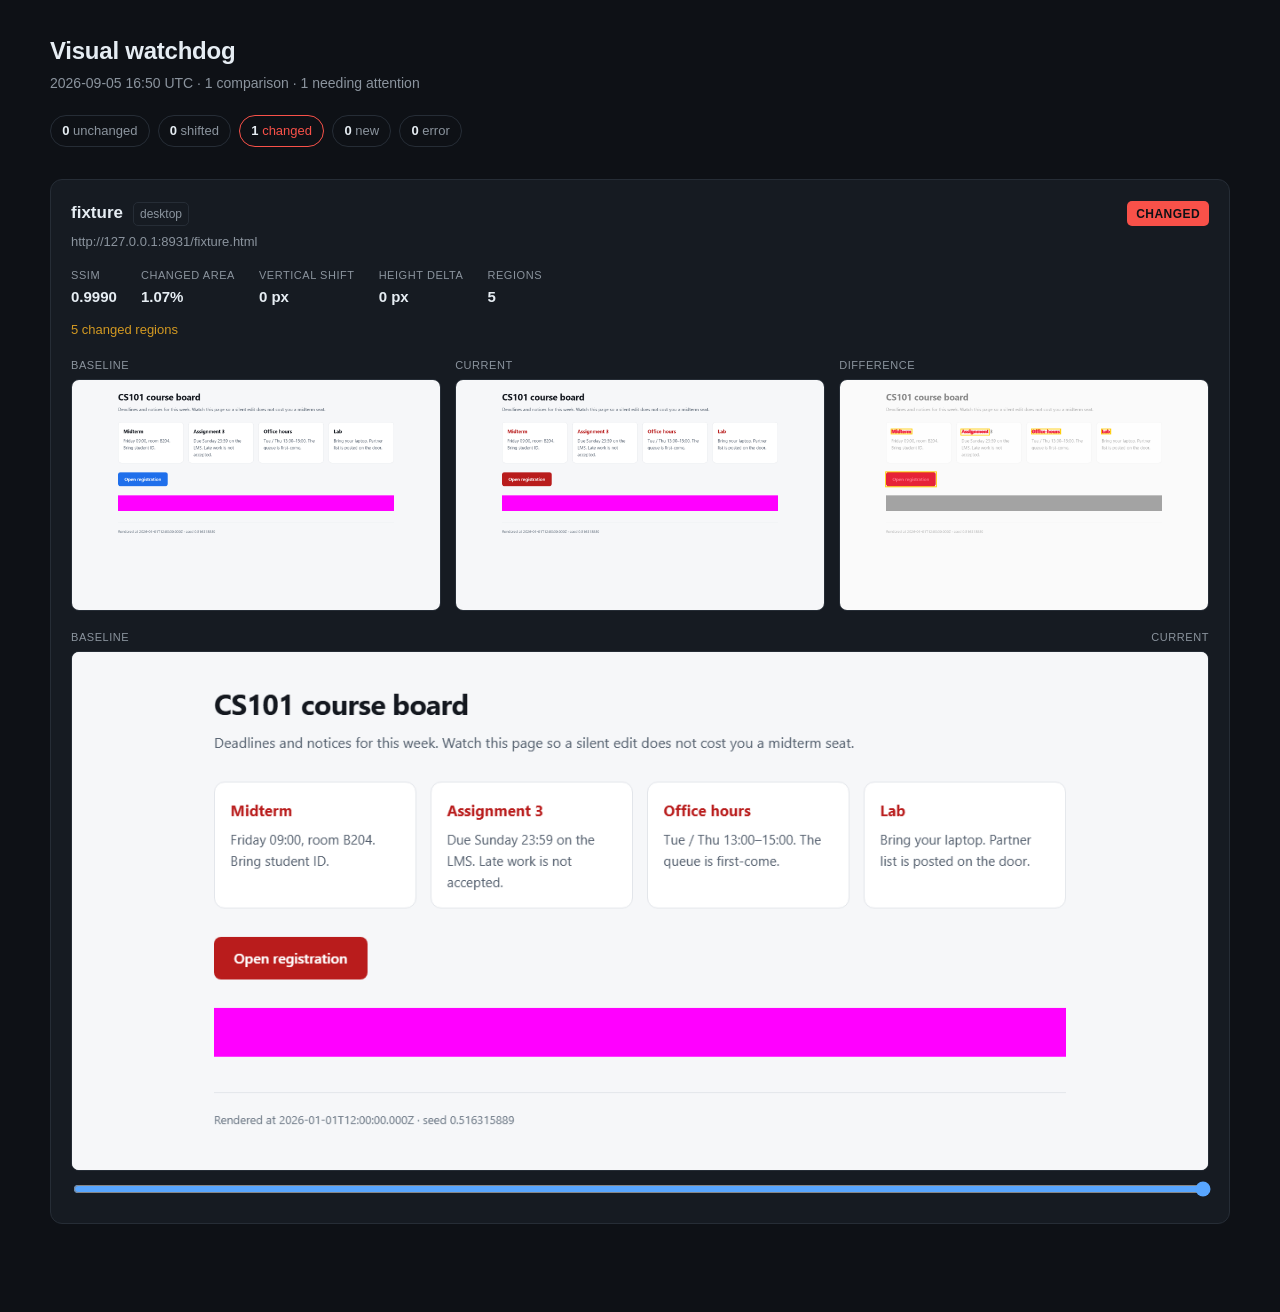
<file: docs/index.html>
<!doctype html>
<html lang="en">
<head>
<meta charset="utf-8">
<meta name="viewport" content="width=device-width, initial-scale=1">
<title>Visual watchdog report</title>
<style>
  :root {
    --bg: #0e1116;
    --card: #161b22;
    --line: #262d36;
    --text: #e6edf3;
    --dim: #8b949e;
    --pass: #3fb950;
    --shifted: #d29922;
    --changed: #f85149;
    --new: #58a6ff;
    --error: #bc8cff;
  }
  * { box-sizing: border-box; }
  body {
    margin: 0;
    padding: 2rem 1.25rem 4rem;
    background: var(--bg);
    color: var(--text);
    font: 15px/1.55 ui-sans-serif, -apple-system, "Segoe UI", Roboto, sans-serif;
  }
  .wrap { max-width: 1180px; margin: 0 auto; }
  h1 { margin: 0 0 .25rem; font-size: 1.5rem; letter-spacing: -.01em; }
  .meta { margin: 0 0 1.25rem; color: var(--dim); font-size: .875rem; }
  .tally { display: flex; flex-wrap: wrap; gap: .5rem; padding: 0; margin: 0 0 2rem; list-style: none; }
  .tally li {
    padding: .3rem .7rem; border: 1px solid var(--line); border-radius: 999px;
    font-size: .8125rem; color: var(--dim);
  }
  .tally li b { color: var(--text); font-weight: 600; }
  .tally li.on { border-color: currentColor; }
  .tally .k-unchanged.on { color: var(--pass); }
  .tally .k-shifted.on { color: var(--shifted); }
  .tally .k-changed.on { color: var(--changed); }
  .tally .k-new.on { color: var(--new); }
  .tally .k-error.on { color: var(--error); }

  .card {
    border: 1px solid var(--line); border-radius: 12px; background: var(--card);
    padding: 1.25rem; margin-bottom: 1.5rem;
  }
  .card header { display: flex; align-items: baseline; gap: .6rem; flex-wrap: wrap; }
  .card h2 { margin: 0; font-size: 1.0625rem; font-weight: 600; }
  .vp {
    font-size: .75rem; color: var(--dim); border: 1px solid var(--line);
    border-radius: 5px; padding: .1rem .4rem;
  }
  .badge {
    margin-left: auto; font-size: .75rem; font-weight: 600; text-transform: uppercase;
    letter-spacing: .04em; padding: .2rem .55rem; border-radius: 5px; color: #0e1116;
  }
  .status-pass .badge { background: var(--pass); }
  .status-shifted .badge { background: var(--shifted); }
  .status-changed .badge { background: var(--changed); }
  .status-new .badge { background: var(--new); }
  .status-error .badge { background: var(--error); }

  .url { margin: .35rem 0 .9rem; font-size: .8125rem; }
  .url a { color: var(--dim); text-decoration: none; }
  .url a:hover { color: var(--new); text-decoration: underline; }

  .stats { display: flex; flex-wrap: wrap; gap: 1.5rem; margin: 0 0 .75rem; }
  .stats div { display: flex; flex-direction: column; }
  .stats dt { font-size: .6875rem; text-transform: uppercase; letter-spacing: .05em; color: var(--dim); }
  .stats dd { margin: .1rem 0 0; font-variant-numeric: tabular-nums; font-weight: 600; }
  .note { margin: 0 0 1rem; font-size: .8125rem; color: var(--shifted); }

  .frames { display: grid; grid-template-columns: repeat(auto-fit, minmax(220px, 1fr)); gap: .9rem; }
  figure { margin: 0; }
  figcaption { font-size: .6875rem; text-transform: uppercase; letter-spacing: .05em; color: var(--dim); margin-bottom: .35rem; }
  .frames a { display: block; border: 1px solid var(--line); border-radius: 8px; overflow: hidden; max-height: 340px; }
  .frames img { display: block; width: 100%; }

  .onion { margin-top: 1.1rem; }
  .onion-label { display: flex; justify-content: space-between; font-size: .6875rem; text-transform: uppercase; letter-spacing: .05em; color: var(--dim); margin-bottom: .35rem; }
  .stack { position: relative; border: 1px solid var(--line); border-radius: 8px; overflow: hidden; max-height: 520px; }
  .stack img { display: block; width: 100%; }
  .stack .over { position: absolute; top: 0; left: 0; }
  input[type=range] { width: 100%; margin-top: .6rem; accent-color: var(--new); }
  .empty { color: var(--dim); font-size: .875rem; }
</style>
</head>
<body>
<div class="wrap">
  <h1>Visual watchdog</h1>
  <p class="meta">
    2026-09-05 16:50 UTC &middot; 1 comparison
&middot; 1 needing attention  </p>

  <ul class="tally">
    <li class="k-unchanged"><b>0</b> unchanged</li>
    <li class="k-shifted"><b>0</b> shifted</li>
    <li class="k-changed on"><b>1</b> changed</li>
    <li class="k-new"><b>0</b> new</li>
    <li class="k-error"><b>0</b> error</li>
  </ul>

  <section class="card status-changed">
    <header>
      <h2>fixture</h2>
      <span class="vp">desktop</span>
      <span class="badge">changed</span>
    </header>
    <p class="url"><a href="http://127.0.0.1:8931/fixture.html" target="_blank" rel="noreferrer">http://127.0.0.1:8931/fixture.html</a></p>

    <dl class="stats">
      <div><dt>SSIM</dt><dd>0.9990</dd></div>
      <div><dt>Changed area</dt><dd>1.07%</dd></div>
      <div><dt>Vertical shift</dt><dd>0 px</dd></div>
      <div><dt>Height delta</dt><dd>0 px</dd></div>
      <div><dt>Regions</dt><dd>5</dd></div>
    </dl>
    <p class="note">5 changed regions</p>

    <div class="frames">
      <figure>
        <figcaption>Baseline</figcaption>
        <a href="assets/fixture__desktop__baseline.png" target="_blank"><img src="assets/fixture__desktop__baseline.png" alt="baseline"></a>
      </figure>
      <figure>
        <figcaption>Current</figcaption>
        <a href="assets/fixture__desktop__current.png" target="_blank"><img src="assets/fixture__desktop__current.png" alt="current"></a>
      </figure>
      <figure>
        <figcaption>Difference</figcaption>
        <a href="diffs/fixture__desktop.png" target="_blank"><img src="diffs/fixture__desktop.png" alt="difference"></a>
      </figure>
    </div>

    <div class="onion" data-onion>
      <div class="onion-label"><span>Baseline</span><span>Current</span></div>
      <div class="stack">
        <img src="assets/fixture__desktop__baseline.png" alt="baseline layer">
        <img class="over" src="assets/fixture__desktop__current.png" alt="current layer">
      </div>
      <input type="range" min="0" max="100" value="100" aria-label="Blend between baseline and current">
    </div>
  </section>
</div>

<script>
  for (const box of document.querySelectorAll('[data-onion]')) {
    const slider = box.querySelector('input[type=range]');
    const overlay = box.querySelector('.over');
    const apply = () => { overlay.style.opacity = String(slider.value / 100); };
    slider.addEventListener('input', apply);
    apply();
  }
</script>
</body>
</html>
</file>
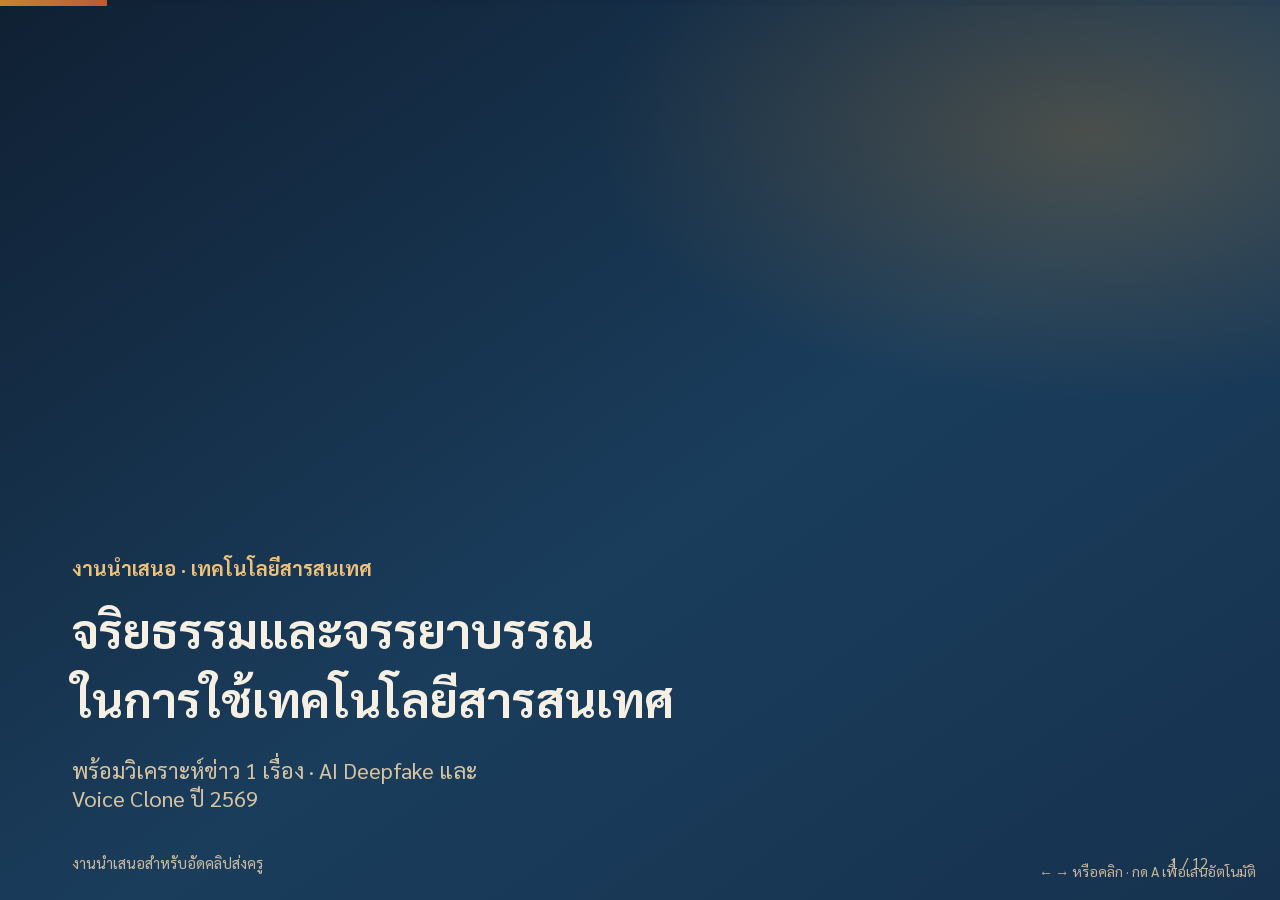
<file: assignment/it-ethics/index.html>
<!DOCTYPE html>
<html lang="th">
<head>
  <meta charset="UTF-8" />
  <meta name="viewport" content="width=device-width, initial-scale=1" />
  <title>จริยธรรมและจรรยาบรรณในการใช้เทคโนโลยีสารสนเทศ</title>
  <style>
    @font-face {
      font-family: "Sarabun";
      src: url("fonts/Sarabun-Regular.ttf") format("truetype");
      font-weight: 400;
    }
    @font-face {
      font-family: "Sarabun";
      src: url("fonts/Sarabun-SemiBold.ttf") format("truetype");
      font-weight: 600;
    }
    @font-face {
      font-family: "Sarabun";
      src: url("fonts/Sarabun-Bold.ttf") format("truetype");
      font-weight: 700;
    }

    :root {
      --ink: #122033;
      --muted: #4d5b6b;
      --paper: #f4efe6;
      --card: #fffdf8;
      --navy: #16324f;
      --navy-2: #1f4e79;
      --gold: #c9842a;
      --clay: #b85c38;
      --teal: #2a6f6a;
      --line: #d9cfc0;
    }

    * { box-sizing: border-box; margin: 0; padding: 0; }
    html, body { height: 100%; }
    body {
      font-family: "Sarabun", "Noto Sans Thai", sans-serif;
      background: #0d1a28;
      color: var(--ink);
      overflow: hidden;
    }

    .deck {
      width: 100vw;
      height: 100vh;
      position: relative;
    }

    .slide {
      display: none;
      width: 100%;
      height: 100%;
      padding: 56px 72px 72px;
      background:
        radial-gradient(1200px 500px at 100% -10%, rgba(201, 132, 42, 0.12), transparent 50%),
        linear-gradient(180deg, #f7f2ea 0%, #efe6d8 100%);
      position: relative;
    }
    .slide.active { display: flex; flex-direction: column; }

    .slide.cover {
      background:
        radial-gradient(900px 480px at 85% 15%, rgba(201, 132, 42, 0.28), transparent 55%),
        linear-gradient(145deg, #102033 0%, #1a3d5c 55%, #16324f 100%);
      color: #f6efe3;
      justify-content: flex-end;
      padding-bottom: 88px;
    }

    .kicker {
      font-size: 20px;
      color: var(--gold);
      font-weight: 700;
      margin-bottom: 14px;
    }
    .cover .kicker { color: #efc27a; }

    h1 {
      font-family: "Sarabun", sans-serif;
      font-size: 48px;
      line-height: 1.45;
      max-width: 14em;
      font-weight: 700;
    }
    h2 {
      font-family: "Sarabun", sans-serif;
      font-size: 36px;
      line-height: 1.45;
      margin-bottom: 28px;
    }
    .subtitle {
      margin-top: 22px;
      font-size: 22px;
      color: #d7c4a2;
      max-width: 36ch;
    }

    .row { display: grid; gap: 20px; }
    .row.two { grid-template-columns: 1fr 1fr; }
    .row.three { grid-template-columns: 1fr 1fr 1fr; }

    .card {
      background: var(--card);
      border: 1px solid var(--line);
      border-radius: 18px;
      padding: 22px 24px;
      box-shadow: 0 10px 30px rgba(18, 32, 51, 0.05);
    }
    .card h3 {
      font-size: 22px;
      margin-bottom: 8px;
      color: var(--navy);
    }
    .card p, .card li { color: var(--muted); font-size: 20px; line-height: 1.65; }
    .card ul { padding-left: 22px; }
    .card li + li { margin-top: 6px; }

    .principles { display: grid; grid-template-columns: 1fr 1fr; gap: 16px; }
    .principle {
      display: flex;
      gap: 14px;
      align-items: flex-start;
      background: var(--card);
      border: 1px solid var(--line);
      border-radius: 16px;
      padding: 16px 18px;
    }
    .num {
      min-width: 36px;
      height: 36px;
      border-radius: 50%;
      background: var(--navy);
      color: #fff;
      display: grid;
      place-items: center;
      font-weight: 700;
      margin-top: 2px;
    }
    .principle strong { display: block; font-size: 20px; margin-bottom: 2px; }
    .principle span { color: var(--muted); font-size: 18px; line-height: 1.5; }

    .news-box {
      background: #fff8ee;
      border-left: 6px solid var(--clay);
      padding: 20px 24px;
      border-radius: 0 16px 16px 0;
    }
    .news-box .source { color: var(--clay); font-weight: 700; font-size: 16px; margin-bottom: 8px; }
    .news-box p { font-size: 22px; line-height: 1.7; }

    .pill {
      display: inline-block;
      background: #efe2cc;
      color: #7a4b12;
      border-radius: 999px;
      padding: 4px 12px;
      font-size: 15px;
      font-weight: 700;
      margin-bottom: 10px;
    }

    .footer-bar {
      position: absolute;
      left: 72px;
      right: 72px;
      bottom: 28px;
      display: flex;
      justify-content: space-between;
      align-items: center;
      color: var(--muted);
      font-size: 15px;
    }
    .cover .footer-bar { color: #cbbba0; }

    .progress {
      position: absolute;
      left: 0; right: 0; top: 0;
      height: 6px;
      background: rgba(18, 32, 51, 0.08);
    }
    .progress > i {
      display: block;
      height: 100%;
      background: linear-gradient(90deg, var(--gold), var(--clay));
      width: 0;
    }

    .hint {
      position: fixed;
      right: 24px;
      bottom: 20px;
      color: #c9b79a;
      font-size: 14px;
      z-index: 5;
    }

    .close { font-size: 20px; line-height: 1.7; color: var(--muted); max-width: 48ch; }
    .quote {
      font-family: "Sarabun", sans-serif;
      font-size: 32px;
      line-height: 1.5;
      max-width: 18em;
    }
  </style>
</head>
<body>
  <div class="deck" id="deck">

    <section class="slide cover" data-sec="18">
      <div class="progress"><i></i></div>
      <p class="kicker">งานนำเสนอ · เทคโนโลยีสารสนเทศ</p>
      <h1>จริยธรรมและจรรยาบรรณ<br>ในการใช้เทคโนโลยีสารสนเทศ</h1>
      <p class="subtitle">พร้อมวิเคราะห์ข่าว 1 เรื่อง · AI Deepfake และ Voice Clone ปี 2569</p>
      <div class="footer-bar">
        <span>งานนำเสนอสำหรับอัดคลิปส่งครู</span>
        <span>1 / 12</span>
      </div>
    </section>

    <section class="slide" data-sec="16">
      <div class="progress"><i></i></div>
      <p class="kicker">โครงเรื่อง</p>
      <h2>วันนี้จะพูดอะไรบ้าง</h2>
      <div class="row two">
        <div class="card">
          <h3>1–4 หลักคิด</h3>
          <p>ความหมายของจริยธรรมและจรรยาบรรณ หลักการใช้เทคโนโลยีอย่างรับผิดชอบ และจรรยาบรรณวิชาชีพคอมพิวเตอร์</p>
        </div>
        <div class="card">
          <h3>5–6 กฎหมายและข่าว</h3>
          <p>กฎหมายที่เกี่ยวข้องโดยย่อ แล้ววิเคราะห์ข่าวจริงเรื่องมิจฉาชีพใช้ AI ปลอมเสียง–ใบหน้า เพื่อหลอกโอนเงิน</p>
        </div>
      </div>
      <div class="footer-bar"><span>จริยธรรม · จรรยาบรรณ · ข่าว</span><span>2 / 12</span></div>
    </section>

    <section class="slide" data-sec="22">
      <div class="progress"><i></i></div>
      <p class="kicker">นิยาม</p>
      <h2>จริยธรรม กับ จรรยาบรรณ ต่างกันอย่างไร</h2>
      <div class="row two">
        <div class="card">
          <span class="pill">Ethics</span>
          <h3>จริยธรรม</h3>
          <p>หลักที่บอกว่าอะไรถูกอะไรผิด เป็นสิ่งที่สังคมยึดถือ แม้ไม่มีใครยืนบังคับ เช่น ไม่โกหก ไม่รังแก ไม่เอาข้อมูลคนอื่นไปใช้</p>
        </div>
        <div class="card">
          <span class="pill">Code of conduct</span>
          <h3>จรรยาบรรณ</h3>
          <p>กฎความประพฤติของคนในวิชาชีพ เช่น โปรแกรมเมอร์ แอดมิน หรือนักเรียนคอมพิวเตอร์ ต้องรักษาความลับ ไม่สร้างโปรแกรมที่เป็นภัย</p>
        </div>
      </div>
      <div class="footer-bar"><span>เทคโนโลยีไม่มีจริยธรรมในตัว · คนเป็นคนเลือกใช้</span><span>3 / 12</span></div>
    </section>

    <section class="slide" data-sec="28">
      <div class="progress"><i></i></div>
      <p class="kicker">หลักปฏิบัติ</p>
      <h2>6 หลักจริยธรรมการใช้เทคโนโลยี</h2>
      <div class="principles">
        <div class="principle"><div class="num">1</div><div><strong>ไม่ทำร้ายผู้อื่น</strong><span>ไม่กลั่นแกล้งออนไลน์ ไม่ด่า ไม่แชร์คลิปที่ทำให้ใครอับอาย</span></div></div>
        <div class="principle"><div class="num">2</div><div><strong>เคารพความเป็นส่วนตัว</strong><span>ไม่แอบดูไฟล์ ไม่แอบถ่าย ไม่เอาใบหน้าหรือเสียงคนอื่นไปใช้</span></div></div>
        <div class="principle"><div class="num">3</div><div><strong>ไม่ขโมยผลงาน</strong><span>ไม่ก็อปปี้ซอฟต์แวร์ เพลง คลิป หรือการบ้านโดยไม่ได้รับอนุญาต</span></div></div>
        <div class="principle"><div class="num">4</div><div><strong>ไม่เผยแพร่ข้อมูลเท็จ</strong><span>ตรวจก่อนแชร์ ไม่ส่งข่าวปลอม ไม่สร้างคลิปหลอก</span></div></div>
        <div class="principle"><div class="num">5</div><div><strong>รับผิดชอบสิ่งที่โพสต์</strong><span>สิ่งที่ขึ้นอินเทอร์เน็ตลบยาก ต้องคิดก่อนกดส่ง</span></div></div>
        <div class="principle"><div class="num">6</div><div><strong>คิดถึงสังคม</strong><span>ใช้ความรู้คอมพิวเตอร์เพื่อช่วยคน ไม่เอาเปรียบคนอื่น</span></div></div>
      </div>
      <div class="footer-bar"><span>ดัดแปลงจากหลัก Computer Ethics และหลักสูตรเทคโนโลยีสารสนเทศ</span><span>4 / 12</span></div>
    </section>

    <section class="slide" data-sec="22">
      <div class="progress"><i></i></div>
      <p class="kicker">วิชาชีพ</p>
      <h2>จรรยาบรรณของผู้ใช้และผู้สร้างซอฟต์แวร์</h2>
      <div class="row three">
        <div class="card">
          <h3>ยึดประโยชน์สาธารณะ</h3>
          <p>ACM ระบุว่าประโยชน์ของสังคมมาก่อนผลประโยชน์ส่วนตัว อย่าสร้างระบบที่เอาเปรียบผู้ใช้</p>
        </div>
        <div class="card">
          <h3>ซื่อสัตย์และรักษาความลับ</h3>
          <p>ไม่เปิดเผยรหัส ข้อมูลนักเรียน หรือข้อมูลลูกค้า ไม่รับงานที่เกินความรู้แล้วยกให้คนอื่นทำเงียบ ๆ</p>
        </div>
        <div class="card">
          <h3>ไม่สร้างเครื่องมือที่เป็นภัย</h3>
          <p>ไม่เขียนมัลแวร์ ไม่ช่วยหลอกเงิน ไม่ใช้ AI ปลอมตัวตนของผู้อื่น</p>
        </div>
      </div>
      <div class="footer-bar"><span>อ้างอิง ACM Code of Ethics and Professional Conduct (2018)</span><span>5 / 12</span></div>
    </section>

    <section class="slide" data-sec="20">
      <div class="progress"><i></i></div>
      <p class="kicker">เส้นสุดท้าย</p>
      <h2>กฎหมายที่เกี่ยวข้องโดยย่อ</h2>
      <div class="row two">
        <div class="card">
          <h3>พ.ร.บ. คอมพิวเตอร์ 2550 แก้ไข 2560</h3>
          <ul>
            <li>ห้ามนำเข้าข้อมูลเท็จที่ทำให้ผู้อื่นเสียหาย</li>
            <li>มาตรา 16 ห้ามนำภาพคนอื่นไปตัดต่อหรือดัดแปลงจนเสียชื่อเสียง — ใช้กับ Deepfake ได้บางกรณี</li>
          </ul>
        </div>
        <div class="card">
          <h3>พ.ร.บ. คุ้มครองข้อมูลส่วนบุคคล (PDPA)</h3>
          <ul>
            <li>ใบหน้าและเสียงเป็นข้อมูลส่วนบุคคล</li>
            <li>เอาไปให้ AI เรียนรู้โดยไม่ได้รับความยินยอม อาจผิดกฎหมาย</li>
            <li>ยังมีกฎหมายลิขสิทธิ์คุ้มครองผลงานของผู้อื่น</li>
          </ul>
        </div>
      </div>
      <div class="footer-bar"><span>จริยธรรมอยู่ก่อนกฎหมาย · กฎหมายมาเมื่อมีคนละเมิด</span><span>6 / 12</span></div>
    </section>

    <section class="slide" data-sec="16">
      <div class="progress"><i></i></div>
      <p class="kicker">ข่าวประจำ</p>
      <h2>มิจฉาชีพใช้ AI ปลอมเสียงคนในครอบครัว</h2>
      <div class="news-box">
        <p class="source">แหล่งข่าว · กระทรวงดิจิทัลเพื่อเศรษฐกิจและสังคม / AOC 1441 · 9 กุมภาพันธ์ 2569</p>
        <p>ดีอีเตือนประชาชนว่าขณะนี้มิจฉาชีพใช้ <strong>AI Deepfake</strong> และ <strong>Voice Clone</strong> เลียนแบบเสียงพ่อ แม่ ลูก หลาน คนรัก หรือเจ้าหน้าที่รัฐ จนแทบแยกไม่ออก แล้วสร้างเรื่องเร่งด่วนให้เหยื่อโอนเงินทันที</p>
      </div>
      <div class="footer-bar"><span>ข่าวจริงที่นำมาวิเคราะห์ในคลิปนี้</span><span>7 / 12</span></div>
    </section>

    <section class="slide" data-sec="26">
      <div class="progress"><i></i></div>
      <p class="kicker">รายละเอียดข่าว</p>
      <h2>เกิดอะไรขึ้น และเสียหายแค่ไหน</h2>
      <div class="row two">
        <div class="card">
          <h3>กรณีตัวอย่างจาก AOC 1441</h3>
          <p>ผู้เสียหายได้รับสายจากคนที่อ้างว่าเป็น “ลูกสาว” ที่เรียนมหาวิทยาลัย ขอให้โอนเงินเป็นค่ากิจกรรม เสียงเหมือนลูกสาวจริง จึงโอนไปกว่า <strong>100,000 บาท</strong> ภายหลังโทรถามลูกสาวตัวจริง จึงรู้ว่าไม่เคยมีเรื่องนั้น — เสียงถูกปลอมด้วย AI</p>
        </div>
        <div class="card">
          <h3>สถานการณ์ปี 2568–2569</h3>
          <ul>
            <li>Thai PBS Verify: ปี 2568 พบการใช้ AI ปลอมเสียงหลายเดือนแล้ว</li>
            <li>คนร้ายมักบอกให้ลบเบอร์เก่า แล้วโทรกลับมาขอยืมเงิน</li>
            <li>สภาผู้บริโภค 24 พ.ย. 2568: คนดังถูกปลอมหน้าไปชวนเล่นพนันออนไลน์</li>
          </ul>
        </div>
      </div>
      <div class="footer-bar"><span>อ้างอิง Thai PBS Verify และสภาองค์กรของผู้บริโภค</span><span>8 / 12</span></div>
    </section>

    <section class="slide" data-sec="22">
      <div class="progress"><i></i></div>
      <p class="kicker">วิเคราะห์ข่าว</p>
      <h2>ข่าวนี้ผิดหลักจริยธรรมข้อใด</h2>
      <div class="principles">
        <div class="principle"><div class="num">!</div><div><strong>ไม่ซื่อสัตย์</strong><span>แอบอ้างเป็นคนในครอบครัวเพื่อหลอกเอาเงิน</span></div></div>
        <div class="principle"><div class="num">!</div><div><strong>ละเมิดความเป็นส่วนตัว</strong><span>เอาเสียงและใบหน้าของผู้อื่นไปให้ AI เรียนรู้โดยไม่ได้รับอนุญาต</span></div></div>
        <div class="principle"><div class="num">!</div><div><strong>ใช้เทคโนโลยีทำร้ายสังคม</strong><span>ความรู้ด้าน AI ถูกใช้ทำลายความไว้ใจในครอบครัว</span></div></div>
        <div class="principle"><div class="num">!</div><div><strong>ผู้ใช้ก็มีจรรยาบรรณ</strong><span>ไม่แชร์คลิปที่ยังไม่ตรวจ และไม่โพสต์รูปหน้าตรงชัด ๆ ให้เป็นวัตถุดิบของ AI</span></div></div>
      </div>
      <div class="footer-bar"><span>ข่าวนี้เชื่อมโยงทั้งจริยธรรม จรรยาบรรณ และกฎหมาย</span><span>9 / 12</span></div>
    </section>

    <section class="slide" data-sec="22">
      <div class="progress"><i></i></div>
      <p class="kicker">นำไปใช้</p>
      <h2>นักเรียนทำอะไรได้ตั้งแต่วันนี้</h2>
      <div class="row two">
        <div class="card">
          <h3>ป้องกันตัวเองและครอบครัว</h3>
          <ul>
            <li>ตั้งรหัสลับเฉพาะในบ้าน ถ้าสายแปลกขอยืมเงิน ให้ถามรหัสนี้</li>
            <li>ถ้าเบอร์ไม่คุ้น แม้เสียงจะเหมือนคนรู้จัก ให้วางสาย แล้วโทรกลับเบอร์เดิม</li>
            <li>ยึดหลักของดีอี: <strong>ไม่กดลิงก์ ไม่เชื่อ ไม่รีบ ไม่โอน</strong></li>
          </ul>
        </div>
        <div class="card">
          <h3>ใช้เทคโนโลยีอย่างมีจรรยาบรรณ</h3>
          <ul>
            <li>ไม่เอาหน้าหรือเสียงเพื่อนไปทำคลิปตลกโดยไม่ขออนุญาต</li>
            <li>ตรวจแหล่งข่าวก่อนแชร์</li>
            <li>ถ้าถูกหลอกหรือเจอข่าวปลอม โทร <strong>AOC 1441</strong> หรือสายด่วน 1111</li>
          </ul>
        </div>
      </div>
      <div class="footer-bar"><span>สติสำคัญกว่าเทคโนโลยี</span><span>10 / 12</span></div>
    </section>

    <section class="slide" data-sec="18">
      <div class="progress"><i></i></div>
      <p class="kicker">สรุป</p>
      <h2 class="quote">เทคโนโลยีไม่มีจริยธรรมในตัว คนเป็นคนเลือกใช้</h2>
      <p class="close" style="margin-top:28px">จริยธรรมบอกว่าอะไรถูกอะไรผิด จรรยาบรรณบอกว่าคนในวิชาชีพควรทำอย่างไร และกฎหมายคือเส้นสุดท้ายเมื่อมีคนละเมิด ข่าว Deepfake สอนเราว่าความรู้คอมพิวเตอร์ถ้าไม่มีคุณธรรม จะกลายเป็นอาวุธได้ทันที</p>
      <div class="footer-bar"><span>ขอบคุณที่รับฟัง</span><span>11 / 12</span></div>
    </section>

    <section class="slide" data-sec="14">
      <div class="progress"><i></i></div>
      <p class="kicker">อ้างอิง</p>
      <h2>แหล่งข้อมูลที่ใช้ในคลิปนี้</h2>
      <div class="card">
        <ul>
          <li>กระทรวงดิจิทัลเพื่อเศรษฐกิจและสังคม / AOC 1441, 9 ก.พ. 2569 — เตือนภัย AI Deepfake หลอกโอนเงิน</li>
          <li>Thai PBS Verify — “AI Clone &amp; Deepfake ระวังมุกใหม่ ปี 69”</li>
          <li>สภาองค์กรของผู้บริโภค, 24 พ.ย. 2568 — คนดังถูกปลอมหน้าชวนเล่นพนัน</li>
          <li>ACM Code of Ethics and Professional Conduct (2018)</li>
          <li>พ.ร.บ. ว่าด้วยการกระทำความผิดเกี่ยวกับคอมพิวเตอร์ พ.ศ. 2550 แก้ไข 2560 และ PDPA พ.ศ. 2562</li>
        </ul>
      </div>
      <div class="footer-bar"><span>จบการนำเสนอ</span><span>12 / 12</span></div>
    </section>
  </div>
  <p class="hint" id="hint">← → หรือคลิก · กด A เพื่อเล่นอัตโนมัติ</p>
  <script>
    const slides = [...document.querySelectorAll(".slide")];
    let i = 0;
    let timer = null;

    function show(n) {
      i = (n + slides.length) % slides.length;
      slides.forEach((s, idx) => s.classList.toggle("active", idx === i));
      const pct = ((i + 1) / slides.length) * 100;
      slides[i].querySelector(".progress i").style.width = pct + "%";
      if (timer) {
        clearTimeout(timer);
        const sec = Number(slides[i].dataset.sec || 16);
        timer = setTimeout(() => {
          if (i < slides.length - 1) show(i + 1);
        }, sec * 1000);
      }
    }

    function startAuto() {
      if (timer) return;
      document.getElementById("hint").textContent = "กำลังเล่นอัตโนมัติ";
      const sec = Number(slides[i].dataset.sec || 16);
      timer = setTimeout(() => {
        if (i < slides.length - 1) show(i + 1);
      }, sec * 1000);
    }

    document.addEventListener("keydown", (e) => {
      if (e.key === "ArrowRight" || e.key === " " || e.key === "PageDown") {
        e.preventDefault();
        show(i + 1);
      } else if (e.key === "ArrowLeft" || e.key === "PageUp") {
        e.preventDefault();
        show(i - 1);
      } else if (e.key === "a" || e.key === "A") {
        startAuto();
      } else if (e.key === "Home") {
        show(0);
      }
    });
    document.getElementById("deck").addEventListener("click", () => show(i + 1));
    const params = new URLSearchParams(location.search);
    const start = Number(params.get("slide") || 0);
    show(Number.isFinite(start) ? start : 0);
    if (params.has("autoplay")) startAuto();
    if (params.has("slide") || params.has("record")) {
      const hint = document.getElementById("hint");
      if (hint) hint.style.display = "none";
    }
  </script>
</body>
</html>
</file>
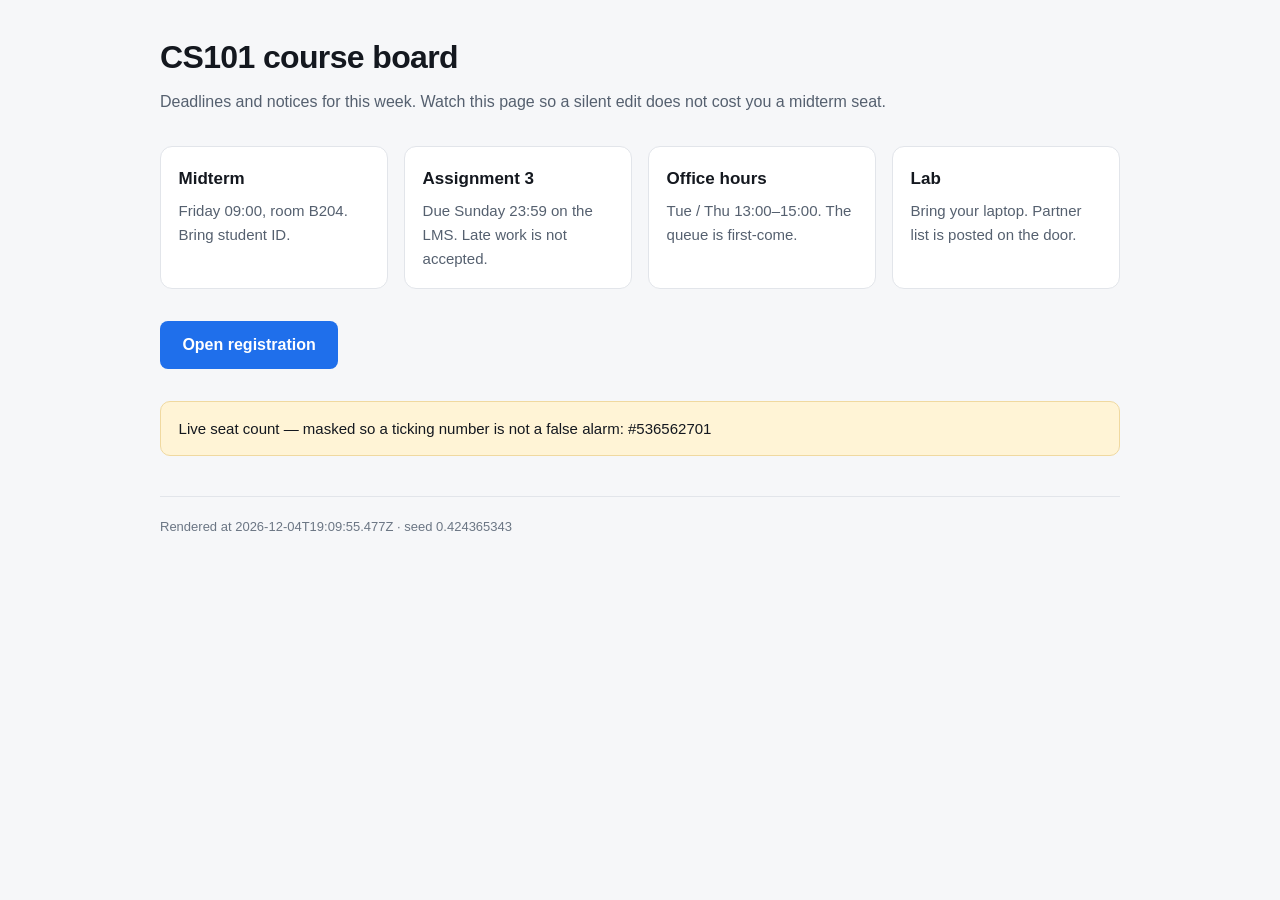
<file: dev/fixture.html>
<!doctype html>
<html lang="en">
<head>
<meta charset="utf-8">
<meta name="viewport" content="width=device-width, initial-scale=1">
<title>CS101 course board</title>
<style>
  * { box-sizing: border-box; }
  body {
    margin: 0; padding: 2rem 1.5rem 4rem; background: #f6f7f9; color: #14181f;
    font: 16px/1.6 ui-sans-serif, -apple-system, "Segoe UI", Roboto, sans-serif;
  }
  .page { max-width: 960px; margin: 0 auto; }
  h1 { margin: 0 0 .35rem; font-size: 2rem; letter-spacing: -.02em; }
  .lede { margin: 0 0 2rem; color: #55606f; }

  /* Fades in from invisible: `animation: none` would leave it blank, so the
     capture layer must drive it to the final frame instead. */
  .fade { animation: rise 1200ms ease-out both; }
  @keyframes rise {
    from { opacity: 0; transform: translateY(24px); }
    to   { opacity: 1; transform: translateY(0); }
  }

  .cards { display: grid; grid-template-columns: repeat(auto-fit, minmax(220px, 1fr)); gap: 1rem; }
  .card { background: #fff; border: 1px solid #e2e5ea; border-radius: 12px; padding: 1.1rem; }
  .card h2 { margin: 0 0 .4rem; font-size: 1.0625rem; }
  .card p { margin: 0; color: #55606f; font-size: .9375rem; }

  .cta {
    display: inline-block; margin: 2rem 0 0; padding: .7rem 1.4rem; border-radius: 8px;
    background: #1f6feb; color: #fff; font-weight: 600; text-decoration: none;
  }
  .banner {
    margin: 2rem 0 0; padding: .9rem 1.1rem; border-radius: 10px;
    background: #fff4d6; border: 1px solid #f0d9a0; font-size: .9375rem;
  }
  footer { margin-top: 2.5rem; padding-top: 1.25rem; border-top: 1px solid #e2e5ea;
           color: #6b7684; font-size: .8125rem; }
  code { font-family: ui-monospace, "Cascadia Code", Consolas, monospace; }
</style>
</head>
<body>
<div class="page">
  <header>
    <h1>CS101 course board</h1>
    <p class="lede">Deadlines and notices for this week. Watch this page so a silent edit does not cost you a midterm seat.</p>
  </header>

  <div class="fade">
    <div class="cards">
      <div class="card"><h2>Midterm</h2><p>Friday 09:00, room B204. Bring student ID.</p></div>
      <div class="card"><h2>Assignment 3</h2><p>Due Sunday 23:59 on the LMS. Late work is not accepted.</p></div>
      <div class="card"><h2>Office hours</h2><p>Tue / Thu 13:00–15:00. The queue is first-come.</p></div>
      <div class="card"><h2>Lab</h2><p>Bring your laptop. Partner list is posted on the door.</p></div>
    </div>
  </div>

  <a class="cta" href="#">Open registration</a>

  <div class="banner" id="volatile">
    Live seat count — masked so a ticking number is not a false alarm: <span id="ticket"></span>
  </div>

  <footer>
    Rendered at <span id="now">…</span> &middot; seed <span id="rand">…</span>
  </footer>
</div>

<script>
  // If the capture layer works, these three read identically on every run.
  document.getElementById('now').textContent = new Date().toISOString();
  document.getElementById('rand').textContent = Math.random().toFixed(9);
  document.getElementById('ticket').textContent = '#' + Math.floor(Math.random() * 1e9);
</script>
</body>
</html>
</file>
